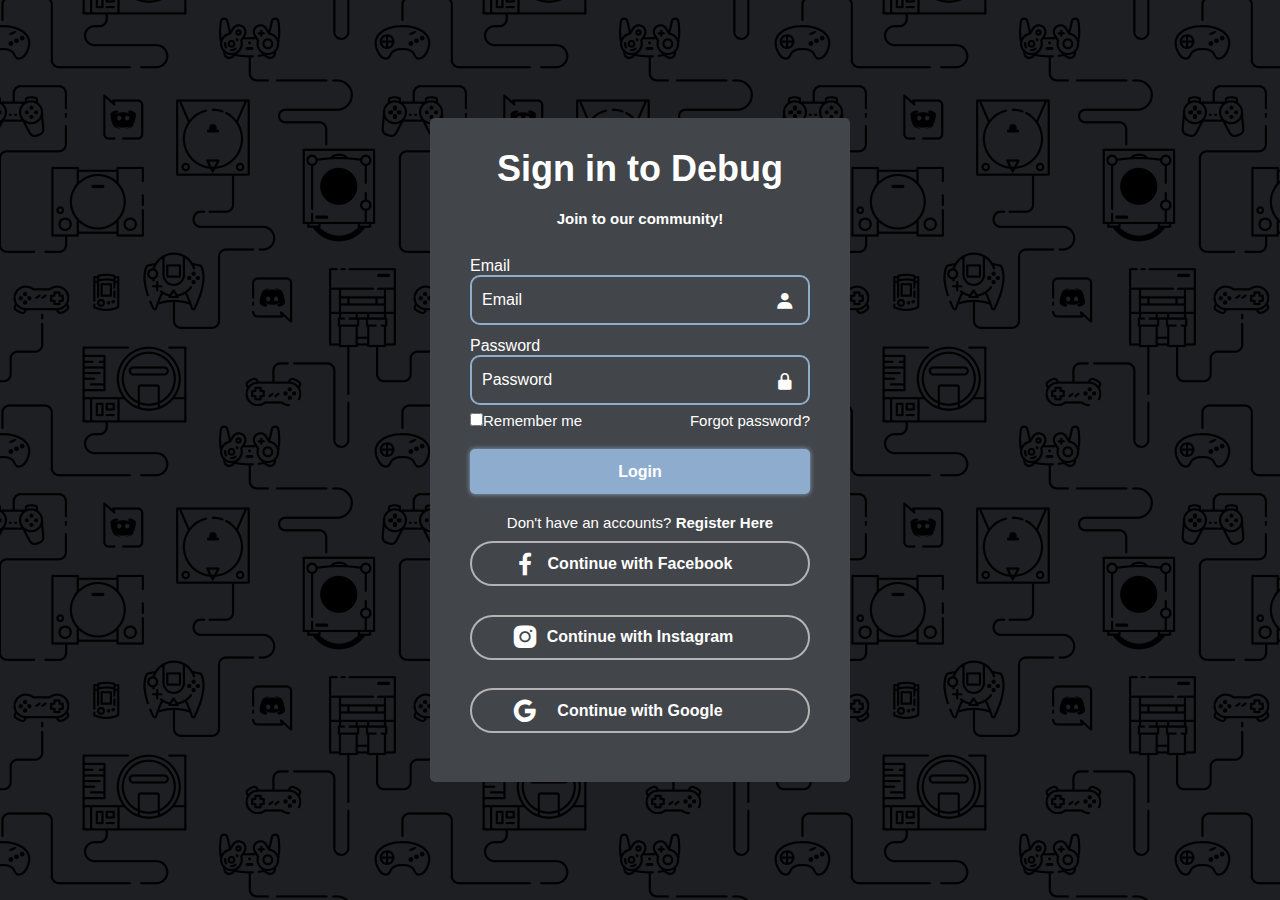
<file: index.html>
<!DOCTYPE html>

<html lang="en">

    <head>
        <title>Login | Debug</title>
        <meta charset="utf-8"/>
        <meta charset="viewport" content="width=device-width,initial-scale=1.0"/>
        <link rel="stylesheet" href="styleindex.css"/>
        <link href='https://unpkg.com/boxicons@2.1.4/css/boxicons.min.css' rel='stylesheet'>
        <link rel="icon" href="bug-solid-24.png"
    </head>
    <body>
        <div class="base">
            <form action="">
                <h2 >Sign in to Debug</h2>
                <h5>Join to our community!</h5>
                <div class="input-box">
                    <label for="email">Email</label>
                    <input type="email" name="login" placeholder="Email" required>
                    <i class='bx bxs-user'></i>
                </div>
                <div class="input-box">
                    <label for="password">Password</label>
                    <input type="password" name="login" placeholder="Password" required/>
                    <i class='bx bxs-lock-alt'></i>
                </div>
                <div class="remember">
                    <label><input type="checkbox"/>Remember me</label>
                    <a href="#">Forgot password?</a>
                </div>
                    <button type="submit" class="login">Login</button>
                <div class="register">
                    <p>Don't have an accounts? <a href="register.html">Register Here</a></p> 
                </div>
                <div class="extensions">
                    <button type="button"><a href="https://www.facebook.com/login/"><b>Continue with Facebook</b></a></button>
                    <i class='bx bxl-facebook' style='color:#ffffff'  ></i>
                    <button type="button"><a href="https://www.instagram.com/accounts/login/?hl=en"><b>Continue with Instagram</b></a></button>
                    <i class='bx bxl-instagram-alt' style='color:#ffffff'  ></i> 
                    <button type="button"><a href="https://accounts.google.com/v3/signin/identifier?continue=https%3A%2F%2Faccounts.google.com%2F&followup=https%3A%2F%2Faccounts.google.com%2F&ifkv=ARpgrqdXsS_BmKXOf7zf7bNcVeX8ujPrNxmuYl9Fl1nMwYI942tHX9MvIef-ciqUDPIVya_8J_UO2w&passive=1209600&flowName=GlifWebSignIn&flowEntry=ServiceLogin&dsh=S-298660785%3A1726387358934359&ddm=0">Continue with Google</a></button>
                    <i class='bx bxl-google' style='color:#ffffff'  ></i> 
            </div>
            </form>
        </div>
             
            
          
    
    </body>


</html>
</file>
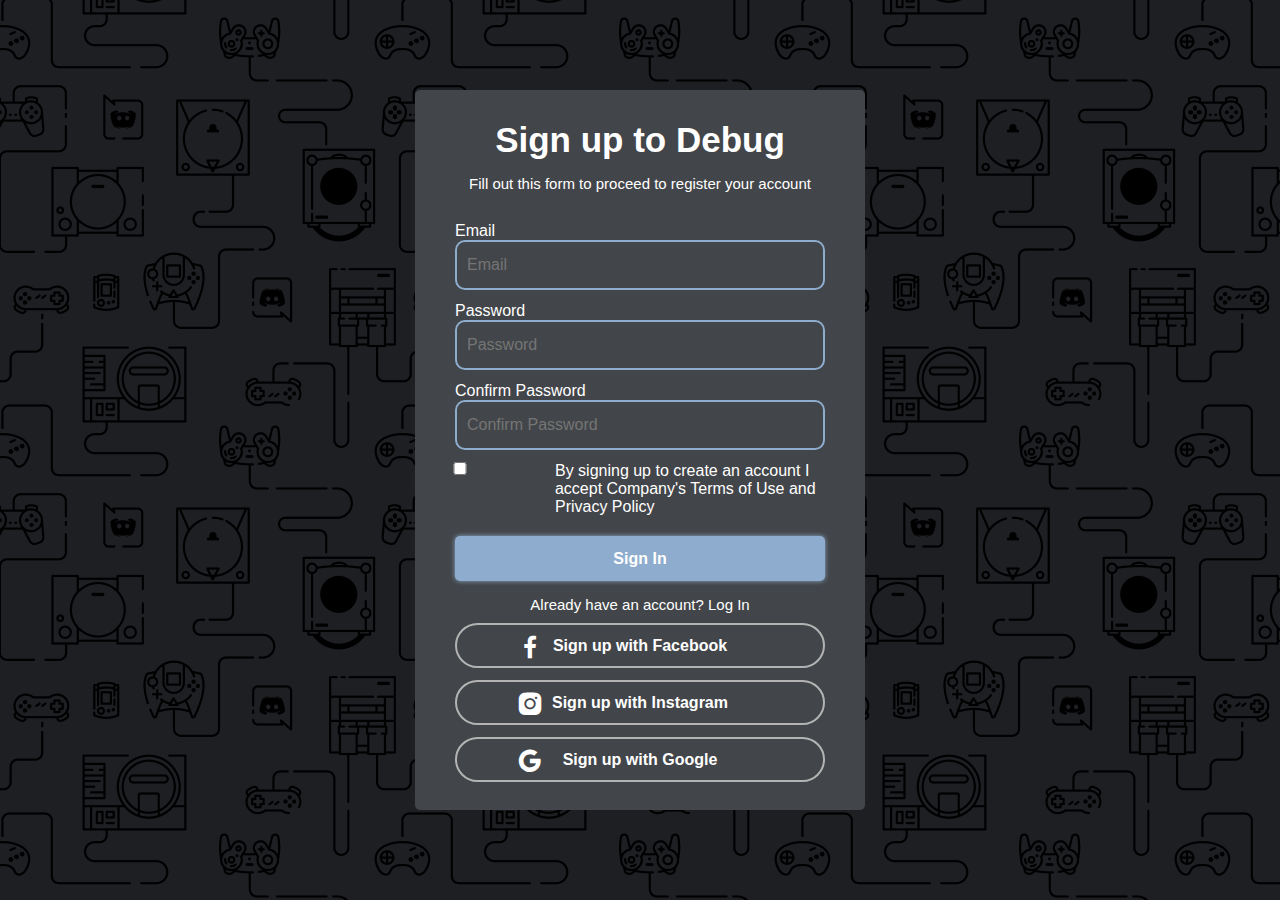
<file: register.html>
<!DOCTYPE html>

<html lang="en">
    <head>
        <title>Register | Debug</title>
        <meta charset="viewport" content="width=device-width,initial-scale=1.0"/>
        <link rel="stylesheet" href="styleregis.css"/>
        <link href='https://unpkg.com/boxicons@2.1.4/css/boxicons.min.css' rel='stylesheet'>
        <link rel="icon" href="bug-solid-24.png"/>
    </head>
    <body>
        <div class="base">
            <form action="">
                <h3>Sign up to Debug</h3>
                <p>Fill out this form to proceed to register your account</p>
                <div class="input-box">
                    <label for="email"></label>
                    <div class="input-box">
                        <label for="email">Email</label>
                        <input type="email" name="login" placeholder="Email" required>
                    </div>
                    <div class="input-box">
                        <label for="password">Password</label>
                        <input type="password" name="login" placeholder="Password" required/>
                    </div>
                    <div class="input-box">
                        <label for="password">Confirm Password</label>
                        <input type="password" name="login" placeholder="Confirm Password" required/>
                    </div>
                    <div class="terms">
                        <input type="checkbox" name="" id=""><label for="">By signing up to create an account I accept Company's <a href="#">Terms of Use and Privacy Policy</a></label>
                    </div>
                    <button type="submit" class="signin">Sign In</button>
                    <div class="Login">
                        <p>Already have an account? <a href="index.html">Log In</a></p>
                    </div>
                    <div class="extensions">
                        <button type="button"><a href="https://www.facebook.com/login/"><b>Sign up with Facebook</b></a></button>
                        <i class='bx bxl-facebook' style='color:#ffffff'  ></i>
                        <button type="button"><a href="https://www.instagram.com/accounts/login/?hl=en"><b>Sign up with Instagram</b></a></button>
                        <i class='bx bxl-instagram-alt' style='color:#ffffff'  ></i> 
                        <button type="button"><a href="https://accounts.google.com/v3/signin/identifier?continue=https%3A%2F%2Faccounts.google.com%2F&followup=https%3A%2F%2Faccounts.google.com%2F&ifkv=ARpgrqdXsS_BmKXOf7zf7bNcVeX8ujPrNxmuYl9Fl1nMwYI942tHX9MvIef-ciqUDPIVya_8J_UO2w&passive=1209600&flowName=GlifWebSignIn&flowEntry=ServiceLogin&dsh=S-298660785%3A1726387358934359&ddm=0">Sign up with Google</a></button>
                        <i class='bx bxl-google' style='color:#ffffff'  ></i> 
                </div>
                </div>
            </form>
        </div>
    </body>
</html>
</file>
<file: styleindex.css>
*{
    margin: 0;
    padding: 0;
    box-sizing: border-box;
    font-family:  "Poppins",sans-serif;
}
body{
    display: flex;
    background-image: url("bg.png");
    justify-content: center;
    align-items: center;
    min-height: 100vh;
}
.base{
    display: flex;
    width: 420px; 
    background-color: #424549 ;
    border-radius: 5px;
    padding: 30px 40px; 
}
.base h2{
    text-align: center;
    font-size: 36px;
    color: #fff;
    margin-bottom: 20px;
}
.base h5{
    text-align: center;
    font-size: 15px;
    color: #fff;
}
.base .input-box{
    position: relative;
    width: 100%;
    height: 50px;
    margin: 30px 0;
    color: #fff;

}
.input-box input{
    width: 100%;
    height: 100%;
    background: transparent;
    border: none;
    outline: none;
    border: 2px solid #8EACCD;
    border-radius: 10px;
    font-size: 16px;
    color: #ffff;
    padding: 20px 45px 20px 10px;
}
.input-box input::placeholder{
    color: #fff;
}
.input-box i{
    position: absolute;
    right: 15px;
    top: 52%; 
    transform: translateY(40%);
    font-size: 20px;
}
.base .remember{
    display: flex;
    justify-content: space-between;
    font-size: 15px;
    margin: -5px 0 5px;
    color: #fff;
}
.remember input label{
    accent-color: #fff;
    margin-right: 10px;
    
}
.remember a{
    color: #424549;
    text-decoration: none;
    color: #fff;
}
.remember a:hover{
    text-decoration: underline;
    color:#7289da
}
.base .login{
    display:block;
    width: 100%;
    height: 45px;
    border: none;
    outline: none;
    border-radius: 5px;
    box-shadow: 0 0 5px #8EACCD;
    cursor: pointer;
    font-size: 16px;
    color: #fff;
    background-color: #8EACCD;
    margin-top: 20px;
    transition: transform .2s;
}
.base .login:hover{
  transform: scale(1.1);
}
.base .register{
    text-align: center;
    font-size: 15px;
    margin-top: 20px;
    color: #fff;
   
}
.register p a{
    text-decoration: none;
    font-weight: 600;
    color: #fff;
    
}
.register p a:hover{
    text-decoration: underline;
    color: #7289da;
}
.base button{
    width: 100%;
    border: 2px solid #b3b3b3;
    height: 45px;
    background: transparent;
    border-radius: 40px;
    border-color: #b3b3b3;
    box-shadow: 0 0 0 ;
    margin-top: 10px;
    cursor: pointer;
    font-size: 16px;
    font-weight: 600;
    color: #fff;
}
.base button:hover{
    color: white;
}
.extensions button{
    text-align:start 200px;
    position: flex;
    margin-bottom: -200px;
}
.extensions i{
    position: block;
    margin-left: 40px;
    transform: translateY(-80%);
    font-size: 30px;
}
.extensions a{
    text-decoration: none;
    color: #fff;
}
.extensions a:hover{
    color: #7289da;
    text-decoration: underline;
}
</file>
<file: styleregis.css>
*{
    margin: 0;
    padding: 0;
    box-sizing: border-box;
    font-family:Arial, Helvetica, sans-serif;
}
body{
    display: flex;
    background-image: url(bg.png);
    justify-content: center;
    align-items: center;
    min-height: 100vh;
}
.base{
    display: flex;
    width: 450px; 
    height:720px;
    background-color: #424549 ;
    border-radius: 5px;
    padding: 30px 40px; 
}
.base h3{
    text-align: center;
    font-size: 35px;
    color: #fff;
}
.base p{
    margin-top: 15px;
    text-align: center;
    font-size: 15px;
    color:#fff;
}
.base .input-box{
    position: relative;
    width: 100%;
    height: 50px;
    margin: 30px 0;
    color: #fff;
}
.input-box input{
    width: 100%;
    height: 100%;
    background: transparent;
    border: none;
    outline: none;
    border: 2px solid #8EACCD;
    border-radius: 10px;
    font-size: 16px; 
    color: #ffff;
    padding: 20px 45px 20px 10px;
}
.terms{
    display: flex;
    justify-content: left;
    border:0px;
    width: unset;
    margin: 0 0.5em 0 -90px;
}
.terms label{
    text-align: left;
    
}
.terms a{
    text-decoration: none;
    color:#fff
}
.terms a:hover{
    text-decoration: underline;
    color:#8EACCD ;
}

.base .signin{
    display:block;
    width: 100%;
    height: 45px;
    border: none;
    outline: none;
    border-radius: 5px;
    box-shadow: 0 0 5px #8EACCD;
    cursor: pointer;
    font-size: 16px;
    color: #fff;
    background-color: #8EACCD;
    margin-top: 20px;
    transition: transform .2s;
}
.base .signin:hover{
  transform: scale(1.1);
}
.Login a{
    text-decoration: none;
    color: #fff;
}
.Login a:hover{
    text-decoration: underline;
    color: #8EACCD;
}
.base button{
    width: 100%;
    border: 2px solid #b3b3b3;
    height: 45px;
    background: transparent;
    border-radius: 40px;
    border-color: #b3b3b3;
    box-shadow: 0 0 0 ;
    margin-top: 10px;
    cursor: pointer;
    font-size: 16px;
    font-weight: 600;
    color: #fff;
}
.extensions button{
    display: block;
    text-align:center;
    position: flex;
    margin-bottom: -30px;

}
.extensions i{
    position: block;
    margin-left: 60px;
    transform: translateY(-20%);
    font-size: 30px;
}
.extensions a{
    text-decoration: none;
    color: #fff;
}
.extensions a:hover{
    color: #7289da;
    text-decoration: underline;
}
</file>
